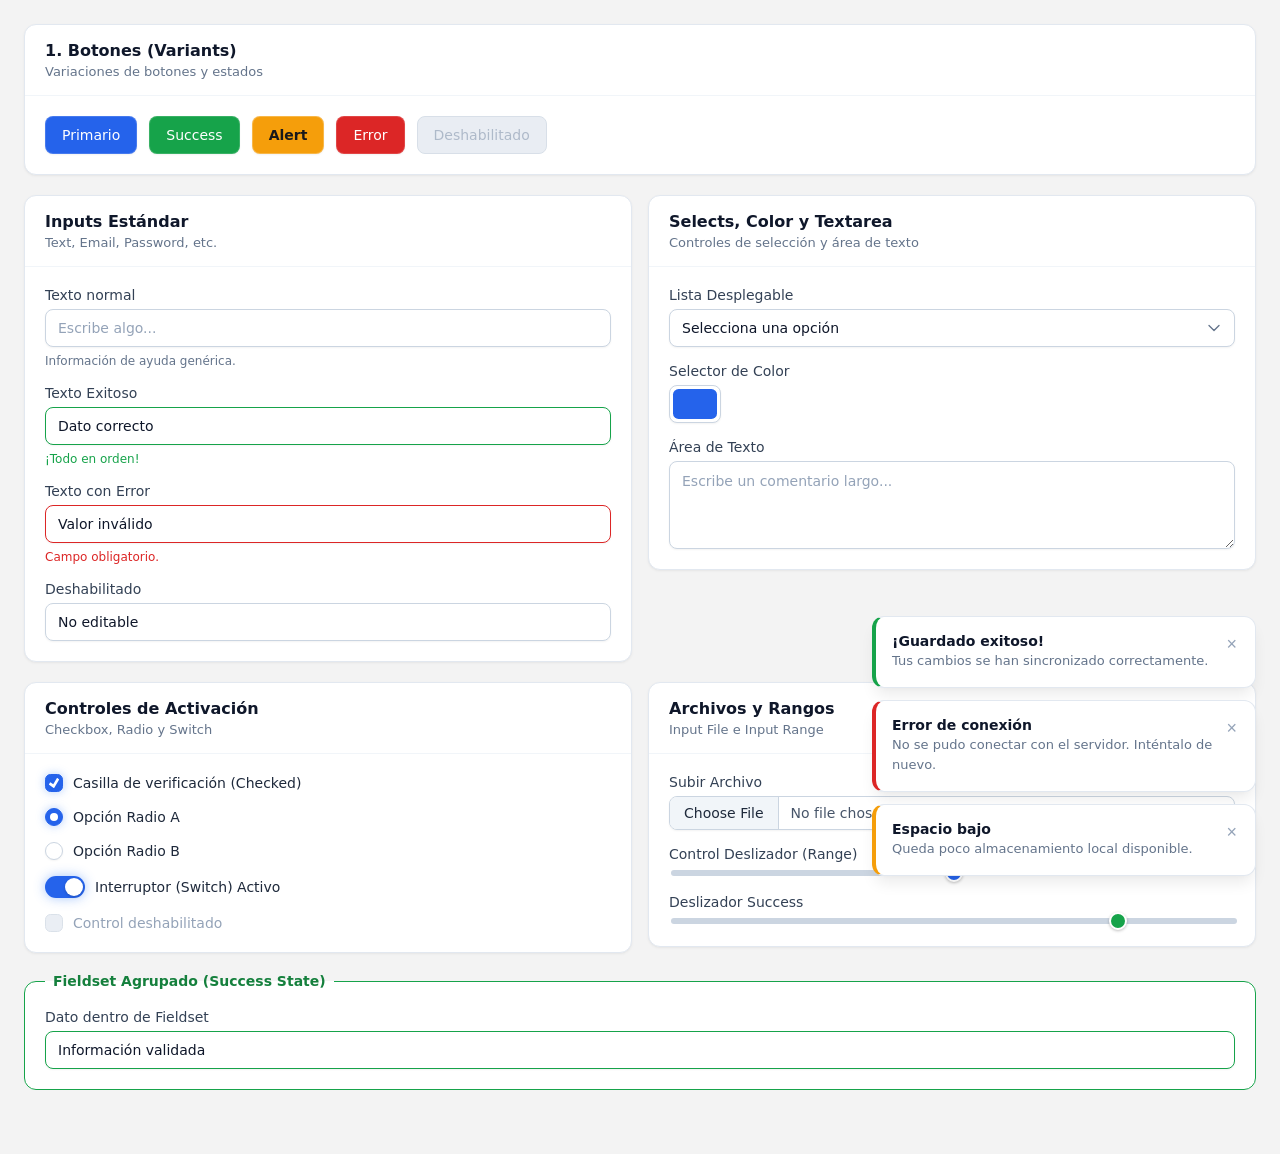
<file: index.html>
<!DOCTYPE html>
<html lang="es">
<head>
    <meta charset="UTF-8">
    <meta name="viewport" content="width=device-width, initial-scale=1.0">
    <title>Demostración de Componentes - UI</title>
    <link rel="stylesheet" href="michflow.css">

</head>
<body>

<main>
    <!-- SECCIÓN 1: BOTONES -->
    <div class="block-box">
        <div class="block-8">
            <div class="card">
                <div class="card-header">
                    <h2 class="card-title">1. Botones (Variants)</h2>
                    <p class="card-subtitle">Variaciones de botones y estados</p>
                </div>
                <div class="card-body">
                    <div class="button-group">
                        <button class="button-primary">Primario</button>
                        <button class="button-success">Success</button>
                        <button class="button-alert">Alert</button>
                        <button class="button-error">Error</button>
                        <button class="button-disabled" disabled>Deshabilitado</button>
                    </div>
                </div>
            </div>
        </div>
    </div>

    <!-- SECCIÓN 2: INPUTS DE TEXTO Y ESTADOS -->
    <div class="block-box">
        <div class="block-4">
            <div class="card card-hover">
                <div class="card-header">
                    <h2 class="card-title">Inputs Estándar</h2>
                    <p class="card-subtitle">Text, Email, Password, etc.</p>
                </div>
                <div class="card-body">
                    <div class="input-group">
                        <label class="input-label" for="txtNormal">Texto normal</label>
                        <input type="text" id="txtNormal" class="input-field" placeholder="Escribe algo...">
                        <p class="input-help">Información de ayuda genérica.</p>
                    </div>

                    <div class="input-group">
                        <label class="input-label" for="txtSuccess">Texto Exitoso</label>
                        <input type="text" id="txtSuccess" class="input-field input-success" value="Dato correcto">
                        <p class="input-help input-help-success">¡Todo en orden!</p>
                    </div>

                    <div class="input-group">
                        <label class="input-label" for="txtError">Texto con Error</label>
                        <input type="text" id="txtError" class="input-field input-error" value="Valor inválido">
                        <p class="input-help input-help-error">Campo obligatorio.</p>
                    </div>

                    <div class="input-group">
                        <label class="input-label" for="txtDisabled">Deshabilitado</label>
                        <input type="text" id="txtDisabled" class="input-field" disabled value="No editable">
                    </div>
                </div>
            </div>
        </div>

        <div class="block-4">
            <div class="card card-hover">
                <div class="card-header">
                    <h2 class="card-title">Selects, Color y Textarea</h2>
                    <p class="card-subtitle">Controles de selección y área de texto</p>
                </div>
                <div class="card-body">
                    <div class="input-group">
                        <label class="input-label" for="miSelect">Lista Desplegable</label>
                        <select id="miSelect" class="select-field">
                            <option value="">Selecciona una opción</option>
                            <option value="1">Opción Uno</option>
                            <option value="2">Opción Dos</option>
                        </select>
                    </div>

                    <div class="input-group">
                        <label class="input-label" for="miColor">Selector de Color</label>
                        <input type="color" id="miColor" class="color-field" value="#2563eb">
                    </div>

                    <div class="input-group">
                        <label class="input-label" for="miTextarea">Área de Texto</label>
                        <textarea id="miTextarea" class="textarea-field" placeholder="Escribe un comentario largo..."></textarea>
                    </div>
                </div>
            </div>
        </div>
    </div>

    <!-- SECCIÓN 3: CONTROLES (CHECKBOX, RADIO, SWITCH) Y SLIDERS -->
    <div class="block-box">
        <div class="block-4">
            <div class="card">
                <div class="card-header">
                    <h2 class="card-title">Controles de Activación</h2>
                    <p class="card-subtitle">Checkbox, Radio y Switch</p>
                </div>
                <div class="card-body">
                    <label class="control-label">
                        <input type="checkbox" class="checkbox-field" checked>
                        Casilla de verificación (Checked)
                    </label>

                    <label class="control-label">
                        <input type="radio" name="grupoRadio" class="radio-field" checked>
                        Opción Radio A
                    </label>

                    <label class="control-label">
                        <input type="radio" name="grupoRadio" class="radio-field">
                        Opción Radio B
                    </label>

                    <label class="control-label">
                        <input type="checkbox" class="switch-field" checked>
                        Interruptor (Switch) Activo
                    </label>

                    <label class="control-label">
                        <input type="checkbox" class="checkbox-field" disabled>
                        Control deshabilitado
                    </label>
                </div>
            </div>
        </div>

        <div class="block-4">
            <div class="card">
                <div class="card-header">
                    <h2 class="card-title">Archivos y Rangos</h2>
                    <p class="card-subtitle">Input File e Input Range</p>
                </div>
                <div class="card-body">
                    <div class="input-group">
                        <label class="input-label" for="archivo">Subir Archivo</label>
                        <input type="file" id="archivo" class="file-field">
                    </div>

                    <div class="input-group">
                        <label class="input-label" for="rangoNormal">Control Deslizador (Range)</label>
                        <input type="range" id="rangoNormal" class="range-field" min="0" max="100" value="50">
                    </div>

                    <div class="input-group">
                        <label class="input-label" for="rangoExito">Deslizador Success</label>
                        <input type="range" id="rangoExito" class="range-field range-success" min="0" max="100" value="80">
                    </div>
                </div>
            </div>
        </div>
    </div>

    <!-- SECCIÓN 4: FIELDSETS Y TARJETAS AVANZADAS -->
    <div class="block-box">
        <div class="block-8">
            <fieldset class="fieldset-group fieldset-success">
                <legend class="fieldset-legend">Fieldset Agrupado (Success State)</legend>
                <div class="input-group">
                    <label class="input-label" for="campoFieldset">Dato dentro de Fieldset</label>
                    <input type="text" id="campoFieldset" class="input-field input-success" value="Información validada">
                </div>
            </fieldset>
        </div>
    </div>

    <div class="block-box">
        
        <div class="block-12">
            
            <!-- Contenedor flotante donde se apilarán los toasts -->
<div class="toast-container">

    <!-- Toast de Éxito -->
    <div class="toast toast-success">
        <div class="toast-content">
            <h4 class="toast-title">¡Guardado exitoso!</h4>
            <p class="toast-message">Tus cambios se han sincronizado correctamente.</p>
        </div>
        <button class="toast-close" aria-label="Cerrar">&times;</button>
    </div>

    <!-- Toast de Error -->
    <div class="toast toast-error">
        <div class="toast-content">
            <h4 class="toast-title">Error de conexión</h4>
            <p class="toast-message">No se pudo conectar con el servidor. Inténtalo de nuevo.</p>
        </div>
        <button class="toast-close" aria-label="Cerrar">&times;</button>
    </div>

    <!-- Toast de Alerta -->
    <div class="toast toast-alert">
        <div class="toast-content">
            <h4 class="toast-title">Espacio bajo</h4>
            <p class="toast-message">Queda poco almacenamiento local disponible.</p>
        </div>
        <button class="toast-close" aria-label="Cerrar">&times;</button>
    </div>

</div>

        </div>

    </div>


</main>

</body>
</html>
</file>
<file: michflow.css>
/* Atributo para cambiar el color del fondo */
body {
    background-color: #f3f3f3;
    margin: 0;
    font-family: ui-sans-serif, system-ui, -apple-system, BlinkMacSystemFont, "Segoe UI", Roboto, sans-serif;
    color: #1e293b;
}

/* Contenedor que almacena toda la app */
main {
    width: 100%;
    min-height: 100vh;
    min-height: 100dvh;
    box-sizing: border-box;
    padding: 1.5rem;
}

/* Bloque central al cual le puedes poner diferentes tipos de bloques para armar el diseño responsivo */
/* Cada bloque central solo acepta un tamaño correspondiente a 8 bloques pequeños */
.block-box {
    display: flex;
    width: 100%;
    flex-wrap: wrap;
    box-sizing: border-box;
    gap: 1rem;
    margin-bottom: 1.25rem;
}

/* Tamaño de los bloques que puedes poner en el bloque central, 1 es el más pequeño y 8 el más grande */
.block-1 { flex: 1 1 0; }
.block-2 { flex: 2 1 0; }
.block-3 { flex: 3 1 0; }
.block-4 { flex: 4 1 0; }
.block-5 { flex: 5 1 0; }
.block-6 { flex: 6 1 0; }
.block-7 { flex: 7 1 0; }
.block-8 { flex: 8 1 0; }

/* Los bloques redistribuyen su posición para dispositivos más pequeños como tablets o celulares */
@media (max-width: 768px) {
    .block-1,
    .block-2 {
        flex: 1 1 calc(50% - 1rem);
    }
}

@media screen and (max-width: 480px) {
    .block-1,
    .block-2,
    .block-3,
    .block-4,
    .block-5,
    .block-6,
    .block-7,
    .block-8 {
        flex: 0 0 100%;
    }
}

/* =========================================
   ESTILOS PARA LOS BOTONES
   ========================================= */
.button-primary,
.button-success,
.button-alert,
.button-error,
.button-disabled,
button:disabled {
    display: inline-flex;
    align-items: center;
    justify-content: center;
    gap: 0.5rem;
    padding: 0.5rem 1rem;
    font-family: inherit;
    font-size: 0.875rem;
    font-weight: 500;
    line-height: 1.25rem;
    border-radius: 0.5rem;
    user-select: none;
    transition:
        background-color 0.15s ease,
        border-color 0.15s ease,
        transform 0.15s cubic-bezier(0.2, 0, 0, 1),
        box-shadow 0.2s ease;
}

/* 0. Botón Primario (Azul) */
.button-primary {
    color: #ffffff;
    background-color: #2563eb;
    border: 1px solid rgba(255, 255, 255, 0.15);
    box-shadow: 0 1px 2px 0 rgba(0, 0, 0, 0.05);
    cursor: pointer;
}

.button-primary:hover {
    background-color: #1d4ed8;
    border-color: rgba(147, 197, 253, 0.5);
    transform: translateY(-1px);
    box-shadow:
        0 4px 12px -1px rgba(37, 99, 235, 0.4),
        0 0 14px rgba(59, 130, 246, 0.5),
        inset 0 1px 1px rgba(255, 255, 255, 0.3);
}

.button-primary:active {
    background-color: #172554;
    border-color: rgba(96, 165, 250, 0.6);
    transform: translateY(0) scale(0.96);
    box-shadow:
        0 0 10px rgba(59, 130, 246, 0.65),
        inset 0 2px 4px rgba(0, 0, 0, 0.35);
}

.button-primary:focus-visible {
    outline: none;
    box-shadow: 0 0 0 3px rgba(59, 130, 246, 0.45);
}

/* 1. Botón Success (Verde) */
.button-success {
    color: #ffffff;
    background-color: #16a34a;
    border: 1px solid rgba(255, 255, 255, 0.15);
    box-shadow: 0 1px 2px 0 rgba(0, 0, 0, 0.05);
    cursor: pointer;
}

.button-success:hover {
    background-color: #15803d;
    border-color: rgba(134, 239, 172, 0.5);
    transform: translateY(-1px);
    box-shadow:
        0 4px 12px -1px rgba(22, 163, 74, 0.4),
        0 0 14px rgba(34, 197, 94, 0.5),
        inset 0 1px 1px rgba(255, 255, 255, 0.3);
}

.button-success:active {
    background-color: #052e16;
    border-color: rgba(74, 222, 128, 0.6);
    transform: translateY(0) scale(0.96);
    box-shadow:
        0 0 10px rgba(34, 197, 94, 0.65),
        inset 0 2px 4px rgba(0, 0, 0, 0.35);
}

.button-success:focus-visible {
    outline: none;
    box-shadow: 0 0 0 3px rgba(34, 197, 94, 0.45);
}

/* 2. Botón Alert (Amarillo / Ámbar) */
.button-alert {
    color: #18181b;
    font-weight: 600;
    background-color: #f59e0b;
    border: 1px solid rgba(255, 255, 255, 0.25);
    box-shadow: 0 1px 2px 0 rgba(0, 0, 0, 0.05);
    cursor: pointer;
}

.button-alert:hover {
    background-color: #d97706;
    border-color: rgba(253, 224, 71, 0.65);
    transform: translateY(-1px);
    box-shadow:
        0 4px 12px -1px rgba(245, 158, 11, 0.4),
        0 0 14px rgba(250, 204, 21, 0.55),
        inset 0 1px 1px rgba(255, 255, 255, 0.4);
}

.button-alert:active {
    color: #ffffff;
    background-color: #78350f;
    border-color: rgba(250, 204, 21, 0.6);
    transform: translateY(0) scale(0.96);
    box-shadow:
        0 0 10px rgba(245, 158, 11, 0.65),
        inset 0 2px 4px rgba(0, 0, 0, 0.35);
}

.button-alert:focus-visible {
    outline: none;
    box-shadow: 0 0 0 3px rgba(245, 158, 11, 0.45);
}

/* 3. Botón Error (Rojo) */
.button-error {
    color: #ffffff;
    background-color: #dc2626;
    border: 1px solid rgba(255, 255, 255, 0.15);
    box-shadow: 0 1px 2px 0 rgba(0, 0, 0, 0.05);
    cursor: pointer;
}

.button-error:hover {
    background-color: #b91c1c;
    border-color: rgba(252, 165, 165, 0.5);
    transform: translateY(-1px);
    box-shadow:
        0 4px 12px -1px rgba(220, 38, 38, 0.4),
        0 0 14px rgba(239, 68, 68, 0.5),
        inset 0 1px 1px rgba(255, 255, 255, 0.3);
}

.button-error:active {
    background-color: #450a0a;
    border-color: rgba(248, 113, 113, 0.6);
    transform: translateY(0) scale(0.96);
    box-shadow:
        0 0 10px rgba(239, 68, 68, 0.65),
        inset 0 2px 4px rgba(0, 0, 0, 0.35);
}

.button-error:focus-visible {
    outline: none;
    box-shadow: 0 0 0 3px rgba(239, 68, 68, 0.45);
}

/* 4. Botón Deshabilitado */
.button-disabled,
button:disabled,
.button-primary:disabled,
.button-success:disabled,
.button-alert:disabled,
.button-error:disabled {
    color: #94a3b8;
    background-color: #e2e8f0;
    border: 1px solid #cbd5e1;
    box-shadow: none;
    transform: none;
    cursor: not-allowed;
    opacity: 0.75;
    pointer-events: none;
}

/* =========================================
   CONTENEDOR DE INPUTS Y ETIQUETAS
   ========================================= */
.input-group {
    display: flex;
    flex-direction: column;
    gap: 0.375rem;
    font-family: inherit;
}

.input-label {
    font-size: 0.875rem;
    font-weight: 500;
    color: #334155;
}

.input-help {
    margin: 0;
    font-size: 0.75rem;
    line-height: 1rem;
    color: #64748b;
}

.input-help-success {
    color: #16a34a;
    font-weight: 500;
}

.input-help-error {
    color: #dc2626;
    font-weight: 500;
}

/* =========================================
   INPUTS DE TEXTO, CORREO, CONTRASEÑA, NÚMERO, FECHA, HORA, URL, TEL, SEARCH
   ========================================= */
.input-field,
input[type="text"].input-field,
input[type="email"].input-field,
input[type="password"].input-field,
input[type="number"].input-field,
input[type="search"].input-field,
input[type="tel"].input-field,
input[type="url"].input-field,
input[type="date"].input-field,
input[type="time"].input-field,
input[type="datetime-local"].input-field {
    width: 100%;
    box-sizing: border-box;
    padding: 0.5rem 0.75rem;
    font-family: inherit;
    font-size: 0.875rem;
    line-height: 1.25rem;
    color: #0f172a;
    background-color: #ffffff;
    border: 1px solid #cbd5e1;
    border-radius: 0.5rem;
    box-shadow: 0 1px 2px 0 rgba(0, 0, 0, 0.05);
    transition:
        border-color 0.15s ease,
        box-shadow 0.2s ease,
        background-color 0.15s ease;
}

.input-field::placeholder {
    color: #94a3b8;
}

.input-field:hover:not(:disabled) {
    border-color: #94a3b8;
}

.input-field:focus {
    outline: none;
    border-color: #2563eb;
    box-shadow:
        0 0 0 3px rgba(59, 130, 246, 0.25),
        0 0 12px rgba(59, 130, 246, 0.2);
}

.input-success {
    border-color: #16a34a !important;
}

.input-success:focus {
    border-color: #16a34a !important;
    box-shadow:
        0 0 0 3px rgba(34, 197, 94, 0.25),
        0 0 12px rgba(34, 197, 94, 0.2) !important;
}

.input-error {
    border-color: #dc2626 !important;
}

.input-error:focus {
    border-color: #dc2626 !important;
    box-shadow:
        0 0 0 3px rgba(239, 68, 68, 0.25),
        0 0 12px rgba(239, 68, 68, 0.2) !important;
}

.input-field:disabled,
.input-disabled {
    color: #94a3b8;
    background-color: #f1f5f9;
    border-color: #e2e8f0;
    box-shadow: none;
    cursor: not-allowed;
}

/* =========================================
   INPUT COLOR (Selector de color)
   ========================================= */
.color-field {
    appearance: none;
    -webkit-appearance: none;
    width: 3.25rem;
    height: 2.375rem;
    padding: 0.2rem;
    background-color: #ffffff;
    border: 1px solid #cbd5e1;
    border-radius: 0.5rem;
    box-shadow: 0 1px 2px 0 rgba(0, 0, 0, 0.05);
    cursor: pointer;
    transition: border-color 0.15s ease, box-shadow 0.2s ease;
}

.color-field::-webkit-color-swatch-wrapper {
    padding: 0;
}

.color-field::-webkit-color-swatch {
    border: none;
    border-radius: 0.35rem;
}

.color-field::-moz-color-swatch {
    border: none;
    border-radius: 0.35rem;
}

.color-field:hover:not(:disabled) {
    border-color: #94a3b8;
}

.color-field:focus {
    outline: none;
    border-color: #2563eb;
    box-shadow:
        0 0 0 3px rgba(59, 130, 246, 0.25),
        0 0 12px rgba(59, 130, 246, 0.2);
}

.color-field:disabled {
    background-color: #f1f5f9;
    border-color: #e2e8f0;
    opacity: 0.6;
    cursor: not-allowed;
}

/* =========================================
   SELECT (Lista desplegable)
   ========================================= */
.select-field {
    appearance: none;
    -webkit-appearance: none;
    -moz-appearance: none;
    width: 100%;
    box-sizing: border-box;
    padding: 0.5rem 2.25rem 0.5rem 0.75rem;
    font-family: inherit;
    font-size: 0.875rem;
    line-height: 1.25rem;
    color: #0f172a;
    background-color: #ffffff;
    background-image: url("data:image/svg+xml,%3Csvg xmlns='http://www.w3.org/2000/svg' fill='none' viewBox='0 0 24 24' stroke-width='2' stroke='%2364748b'%3E%3Cpath stroke-linecap='round' stroke-linejoin='round' d='M19.5 8.25l-7.5 7.5-7.5-7.5' /%3E%3C/svg%3E");
    background-repeat: no-repeat;
    background-position: right 0.75rem center;
    background-size: 1rem 1rem;
    border: 1px solid #cbd5e1;
    border-radius: 0.5rem;
    box-shadow: 0 1px 2px 0 rgba(0, 0, 0, 0.05);
    cursor: pointer;
    transition:
        border-color 0.15s ease,
        box-shadow 0.2s ease,
        background-color 0.15s ease;
}

.select-field:hover:not(:disabled) {
    border-color: #94a3b8;
}

.select-field:focus {
    outline: none;
    border-color: #2563eb;
    box-shadow:
        0 0 0 3px rgba(59, 130, 246, 0.25),
        0 0 12px rgba(59, 130, 246, 0.2);
}

.select-success {
    border-color: #16a34a;
}

.select-success:focus {
    border-color: #16a34a;
    box-shadow:
        0 0 0 3px rgba(34, 197, 94, 0.25),
        0 0 12px rgba(34, 197, 94, 0.2);
}

.select-error {
    border-color: #dc2626;
}

.select-error:focus {
    border-color: #dc2626;
    box-shadow:
        0 0 0 3px rgba(239, 68, 68, 0.25),
        0 0 12px rgba(239, 68, 68, 0.2);
}

.select-field:disabled,
.select-disabled {
    color: #94a3b8;
    background-color: #f1f5f9;
    border-color: #e2e8f0;
    box-shadow: none;
    cursor: not-allowed;
    opacity: 0.85;
}

/* =========================================
   TEXTAREA (Área de texto multilínea)
   ========================================= */
.textarea-field {
    width: 100%;
    min-height: 5.5rem;
    box-sizing: border-box;
    padding: 0.5rem 0.75rem;
    font-family: inherit;
    font-size: 0.875rem;
    line-height: 1.375rem;
    color: #0f172a;
    background-color: #ffffff;
    border: 1px solid #cbd5e1;
    border-radius: 0.5rem;
    box-shadow: 0 1px 2px 0 rgba(0, 0, 0, 0.05);
    resize: vertical;
    transition:
        border-color 0.15s ease,
        box-shadow 0.2s ease,
        background-color 0.15s ease;
}

.textarea-field::placeholder {
    color: #94a3b8;
}

.textarea-field:hover:not(:disabled) {
    border-color: #94a3b8;
}

.textarea-field:focus {
    outline: none;
    border-color: #2563eb;
    box-shadow:
        0 0 0 3px rgba(59, 130, 246, 0.25),
        0 0 12px rgba(59, 130, 246, 0.2);
}

.textarea-success {
    border-color: #16a34a;
}

.textarea-success:focus {
    border-color: #16a34a;
    box-shadow:
        0 0 0 3px rgba(34, 197, 94, 0.25),
        0 0 12px rgba(34, 197, 94, 0.2);
}

.textarea-error {
    border-color: #dc2626;
}

.textarea-error:focus {
    border-color: #dc2626;
    box-shadow:
        0 0 0 3px rgba(239, 68, 68, 0.25),
        0 0 12px rgba(239, 68, 68, 0.2);
}

.textarea-field:disabled,
.textarea-disabled {
    color: #94a3b8;
    background-color: #f1f5f9;
    border-color: #e2e8f0;
    box-shadow: none;
    resize: none;
    cursor: not-allowed;
}

/* =========================================
   CHECKBOX, RADIO Y SWITCH
   ========================================= */
.control-label {
    display: inline-flex;
    align-items: center;
    gap: 0.625rem;
    font-family: inherit;
    font-size: 0.875rem;
    font-weight: 500;
    color: #1e293b;
    cursor: pointer;
    user-select: none;
}

.control-label:has(input:disabled) {
    color: #94a3b8;
    cursor: not-allowed;
}

/* 1. Checkbox */
.checkbox-field {
    appearance: none;
    -webkit-appearance: none;
    width: 1.125rem;
    height: 1.125rem;
    margin: 0;
    background-color: #ffffff;
    border: 1.5px solid #cbd5e1;
    border-radius: 0.35rem;
    box-shadow: 0 1px 2px rgba(0, 0, 0, 0.05);
    display: grid;
    place-content: center;
    cursor: pointer;
    transition:
        background-color 0.15s ease,
        border-color 0.15s ease,
        transform 0.12s cubic-bezier(0.2, 0, 0, 1),
        box-shadow 0.2s ease;
}

.checkbox-field::before {
    content: "";
    width: 0.65rem;
    height: 0.65rem;
    background-color: #ffffff;
    clip-path: polygon(14% 44%, 0 65%, 50% 100%, 100% 16%, 80% 0%, 43% 62%);
    transform: scale(0);
    transition: transform 0.15s cubic-bezier(0.34, 1.56, 0.64, 1);
}

.checkbox-field:hover:not(:disabled) {
    border-color: #94a3b8;
}

.checkbox-field:active:not(:disabled) {
    transform: scale(0.9);
}

.checkbox-field:checked {
    background-color: #2563eb;
    border-color: #2563eb;
    box-shadow: 0 0 10px rgba(59, 130, 246, 0.4);
}

.checkbox-field:checked::before {
    transform: scale(1);
}

.checkbox-field:focus-visible {
    outline: none;
    box-shadow: 0 0 0 3px rgba(59, 130, 246, 0.35);
}

/* 2. Radio */
.radio-field {
    appearance: none;
    -webkit-appearance: none;
    width: 1.125rem;
    height: 1.125rem;
    margin: 0;
    background-color: #ffffff;
    border: 1.5px solid #cbd5e1;
    border-radius: 9999px;
    box-shadow: 0 1px 2px rgba(0, 0, 0, 0.05);
    display: grid;
    place-content: center;
    cursor: pointer;
    transition:
        background-color 0.15s ease,
        border-color 0.15s ease,
        transform 0.12s cubic-bezier(0.2, 0, 0, 1),
        box-shadow 0.2s ease;
}

.radio-field::before {
    content: "";
    width: 0.45rem;
    height: 0.45rem;
    border-radius: 9999px;
    background-color: #ffffff;
    transform: scale(0);
    transition: transform 0.15s cubic-bezier(0.34, 1.56, 0.64, 1);
}

.radio-field:hover:not(:disabled) {
    border-color: #94a3b8;
}

.radio-field:active:not(:disabled) {
    transform: scale(0.9);
}

.radio-field:checked {
    background-color: #2563eb;
    border-color: #2563eb;
    box-shadow: 0 0 10px rgba(59, 130, 246, 0.4);
}

.radio-field:checked::before {
    transform: scale(1);
}

.radio-field:focus-visible {
    outline: none;
    box-shadow: 0 0 0 3px rgba(59, 130, 246, 0.35);
}

/* 3. Switch */
.switch-field {
    appearance: none;
    -webkit-appearance: none;
    position: relative;
    width: 2.5rem;
    height: 1.375rem;
    margin: 0;
    background-color: #cbd5e1;
    border-radius: 9999px;
    box-shadow: inset 0 1px 2px rgba(0, 0, 0, 0.1);
    cursor: pointer;
    transition:
        background-color 0.2s ease,
        box-shadow 0.2s ease;
}

.switch-field::before {
    content: "";
    position: absolute;
    top: 2px;
    left: 2px;
    width: 1.125rem;
    height: 1.125rem;
    background-color: #ffffff;
    border-radius: 9999px;
    box-shadow: 0 1px 3px rgba(0, 0, 0, 0.2);
    transition: transform 0.2s cubic-bezier(0.34, 1.56, 0.64, 1);
}

.switch-field:hover:not(:disabled) {
    background-color: #94a3b8;
}

.switch-field:checked {
    background-color: #2563eb;
    box-shadow: 0 0 12px rgba(59, 130, 246, 0.45);
}

.switch-field:checked:hover:not(:disabled) {
    background-color: #1d4ed8;
}

.switch-field:checked::before {
    transform: translateX(1.125rem);
}

.switch-field:focus-visible {
    outline: none;
    box-shadow: 0 0 0 3px rgba(59, 130, 246, 0.35);
}

/* Estado deshabilitado para Checkbox, Radio y Switch */
.checkbox-field:disabled,
.radio-field:disabled,
.switch-field:disabled {
    background-color: #e2e8f0;
    border-color: #cbd5e1;
    box-shadow: none;
    cursor: not-allowed;
    opacity: 0.7;
}

/* =========================================
   INPUT FILE (Subir archivos)
   ========================================= */
.file-field {
    width: 100%;
    box-sizing: border-box;
    font-family: inherit;
    font-size: 0.875rem;
    color: #475569;
    background-color: #ffffff;
    border: 1px solid #cbd5e1;
    border-radius: 0.5rem;
    box-shadow: 0 1px 2px 0 rgba(0, 0, 0, 0.05);
    cursor: pointer;
    transition:
        border-color 0.15s ease,
        box-shadow 0.2s ease;
}

.file-field::file-selector-button {
    margin-right: 0.75rem;
    padding: 0.5rem 0.875rem;
    font-family: inherit;
    font-size: 0.875rem;
    font-weight: 500;
    color: #1e293b;
    background-color: #f1f5f9;
    border: none;
    border-right: 1px solid #cbd5e1;
    cursor: pointer;
    transition: background-color 0.15s ease, color 0.15s ease;
}

.file-field:hover:not(:disabled) {
    border-color: #94a3b8;
}

.file-field:hover:not(:disabled)::file-selector-button {
    background-color: #e2e8f0;
}

.file-field:focus {
    outline: none;
    border-color: #2563eb;
    box-shadow:
        0 0 0 3px rgba(59, 130, 246, 0.25),
        0 0 12px rgba(59, 130, 246, 0.2);
}

.file-success {
    border-color: #16a34a;
}

.file-success::file-selector-button {
    background-color: #f0fdf4;
    color: #15803d;
    border-right-color: #bbf7d0;
}

.file-success:focus {
    border-color: #16a34a;
    box-shadow:
        0 0 0 3px rgba(34, 197, 94, 0.25),
        0 0 12px rgba(34, 197, 94, 0.2);
}

.file-error {
    border-color: #dc2626;
}

.file-error::file-selector-button {
    background-color: #fef2f2;
    color: #b91c1c;
    border-right-color: #fecaca;
}

.file-error:focus {
    border-color: #dc2626;
    box-shadow:
        0 0 0 3px rgba(239, 68, 68, 0.25),
        0 0 12px rgba(239, 68, 68, 0.2);
}

.file-field:disabled,
.file-disabled {
    background-color: #f1f5f9;
    border-color: #e2e8f0;
    color: #94a3b8;
    cursor: not-allowed;
}

.file-field:disabled::file-selector-button,
.file-disabled::file-selector-button {
    color: #94a3b8;
    background-color: #e2e8f0;
    cursor: not-allowed;
}

/* =========================================
   INPUT RANGE (Deslizador / Slider)
   ========================================= */
.range-field {
    appearance: none;
    -webkit-appearance: none;
    width: 100%;
    height: 0.375rem;
    background-color: #cbd5e1;
    border-radius: 9999px;
    cursor: pointer;
    transition: background-color 0.15s ease;
}

.range-field::-webkit-slider-thumb {
    appearance: none;
    -webkit-appearance: none;
    width: 1.125rem;
    height: 1.125rem;
    background-color: #2563eb;
    border: 2px solid #ffffff;
    border-radius: 9999px;
    box-shadow: 0 1px 3px rgba(0, 0, 0, 0.25);
    cursor: pointer;
    transition:
        transform 0.15s cubic-bezier(0.2, 0, 0, 1),
        background-color 0.15s ease,
        box-shadow 0.2s ease;
}

.range-field:hover:not(:disabled)::-webkit-slider-thumb {
    background-color: #1d4ed8;
    transform: scale(1.1);
    box-shadow: 0 0 10px rgba(59, 130, 246, 0.5);
}

.range-field:active:not(:disabled)::-webkit-slider-thumb {
    background-color: #172554;
    transform: scale(0.95);
}

.range-field::-moz-range-thumb {
    width: 1.125rem;
    height: 1.125rem;
    background-color: #2563eb;
    border: 2px solid #ffffff;
    border-radius: 9999px;
    box-shadow: 0 1px 3px rgba(0, 0, 0, 0.25);
    cursor: pointer;
    transition: transform 0.15s ease, background-color 0.15s ease, box-shadow 0.2s ease;
}

.range-field:focus-visible {
    outline: none;
}

.range-field:focus-visible::-webkit-slider-thumb {
    box-shadow: 0 0 0 3px rgba(59, 130, 246, 0.45);
}

.range-success::-webkit-slider-thumb { background-color: #16a34a; }
.range-success:hover:not(:disabled)::-webkit-slider-thumb {
    background-color: #15803d;
    box-shadow: 0 0 10px rgba(34, 197, 94, 0.5);
}
.range-success:active:not(:disabled)::-webkit-slider-thumb { background-color: #052e16; }
.range-success::-moz-range-thumb { background-color: #16a34a; }
.range-success:focus-visible::-webkit-slider-thumb { box-shadow: 0 0 0 3px rgba(34, 197, 94, 0.45); }

.range-error::-webkit-slider-thumb { background-color: #dc2626; }
.range-error:hover:not(:disabled)::-webkit-slider-thumb {
    background-color: #b91c1c;
    box-shadow: 0 0 10px rgba(239, 68, 68, 0.5);
}
.range-error:active:not(:disabled)::-webkit-slider-thumb { background-color: #450a0a; }
.range-error::-moz-range-thumb { background-color: #dc2626; }
.range-error:focus-visible::-webkit-slider-thumb { box-shadow: 0 0 0 3px rgba(239, 68, 68, 0.45); }

.range-field:disabled,
.range-disabled {
    background-color: #e2e8f0;
    cursor: not-allowed;
}

.range-field:disabled::-webkit-slider-thumb,
.range-disabled::-webkit-slider-thumb {
    background-color: #94a3b8;
    box-shadow: none;
    transform: none;
    cursor: not-allowed;
}

/* =========================================
   FIELDSET Y LEGEND
   ========================================= */
.fieldset-group {
    margin: 0;
    padding: 1.25rem;
    background-color: #ffffff;
    border: 1px solid #cbd5e1;
    border-radius: 0.75rem;
    font-family: inherit;
    display: flex;
    flex-direction: column;
    gap: 1rem;
}

.fieldset-legend {
    padding: 0 0.5rem;
    font-size: 0.875rem;
    font-weight: 600;
    color: #0f172a;
}

.fieldset-success { border-color: #16a34a; }
.fieldset-success .fieldset-legend { color: #15803d; }

.fieldset-error { border-color: #dc2626; }
.fieldset-error .fieldset-legend { color: #b91c1c; }

/* =========================================
   TARJETAS (CARDS) Y GRUPOS DE BOTONES
   ========================================= */
.card {
    display: flex;
    flex-direction: column;
    background-color: #ffffff;
    border: 1px solid #e2e8f0;
    border-radius: 0.75rem;
    box-shadow: 0 1px 3px 0 rgba(0, 0, 0, 0.05), 0 1px 2px -1px rgba(0, 0, 0, 0.04);
    overflow: hidden;
    transition: transform 0.2s cubic-bezier(0.2, 0, 0, 1), box-shadow 0.2s ease, border-color 0.2s ease;
}

.card-hover:hover {
    transform: translateY(-2px);
    border-color: #cbd5e1;
    box-shadow: 0 10px 15px -3px rgba(0, 0, 0, 0.07), 0 4px 6px -4px rgba(0, 0, 0, 0.05);
}

.card-header {
    padding: 1rem 1.25rem;
    border-bottom: 1px solid #f1f5f9;
}

.card-title {
    margin: 0;
    font-size: 1rem;
    font-weight: 600;
    color: #0f172a;
}

.card-subtitle {
    margin: 0.25rem 0 0 0;
    font-size: 0.8125rem;
    color: #64748b;
}

.card-body {
    padding: 1.25rem;
    font-size: 0.875rem;
    color: #334155;
    display: flex;
    flex-direction: column;
    gap: 1rem;
}

.card-footer {
    padding: 0.875rem 1.25rem;
    background-color: #f8fafc;
    border-top: 1px solid #f1f5f9;
    display: flex;
    align-items: center;
    justify-content: flex-end;
    flex-wrap: wrap;
    gap: 0.75rem;
}

.button-group {
    display: flex;
    flex-wrap: wrap;
    gap: 0.75rem;
    align-items: center;
}

/* =========================================
   SISTEMA DE NOTIFICACIONES FLOTANTES (TOASTS)
   ========================================= */

/* Contenedor fijo en la esquina inferior derecha */
.toast-container {
    position: fixed;
    bottom: 1.5rem;
    right: 1.5rem;
    z-index: 9999;
    display: flex;
    flex-direction: column;
    gap: 0.75rem;
    max-width: 24rem;
    width: 100%;
    pointer-events: none; /* Permite hacer clic a través del contenedor vacío */
}

/* Tarjeta base del Toast */
.toast {
    pointer-events: auto; /* Reactiva clics solo en las notificaciones */
    display: flex;
    align-items: flex-start;
    gap: 0.75rem;
    padding: 1rem;
    background-color: #ffffff;
    border: 1px solid #e2e8f0;
    border-radius: 0.75rem;
    box-shadow: 0 10px 15px -3px rgba(0, 0, 0, 0.08), 0 4px 6px -4px rgba(0, 0, 0, 0.04);
    font-family: inherit;
    font-size: 0.875rem;
    color: #1e293b;
    transform: translateY(0);
    transition: all 0.25s cubic-bezier(0.2, 0, 0, 1);
}

.toast:hover {
    box-shadow: 0 20px 25px -5px rgba(0, 0, 0, 0.1), 0 10px 10px -5px rgba(0, 0, 0, 0.04);
}

/* Variantes de color basadas en tu paleta (borde izquierdo distintivo) */
.toast-primary { border-left: 4px solid #2563eb; }
.toast-success { border-left: 4px solid #16a34a; }
.toast-alert { border-left: 4px solid #f59e0b; }
.toast-error { border-left: 4px solid #dc2626; }

/* Contenido de texto */
.toast-content {
    display: flex;
    flex-direction: column;
    gap: 0.125rem;
    flex: 1;
}

.toast-title {
    font-weight: 600;
    color: #0f172a;
    margin: 0;
}

.toast-message {
    color: #64748b;
    margin: 0;
    font-size: 0.8125rem;
    line-height: 1.25rem;
}

/* Botón de cierre (X) */
.toast-close {
    background: transparent;
    border: none;
    color: #94a3b8;
    cursor: pointer;
    font-size: 1.125rem;
    line-height: 1;
    padding: 0.125rem;
    border-radius: 0.25rem;
    transition: color 0.15s ease, background-color 0.15s ease;
}

.toast-close:hover {
    color: #1e293b;
    background-color: #f1f5f9;
}
</file>
